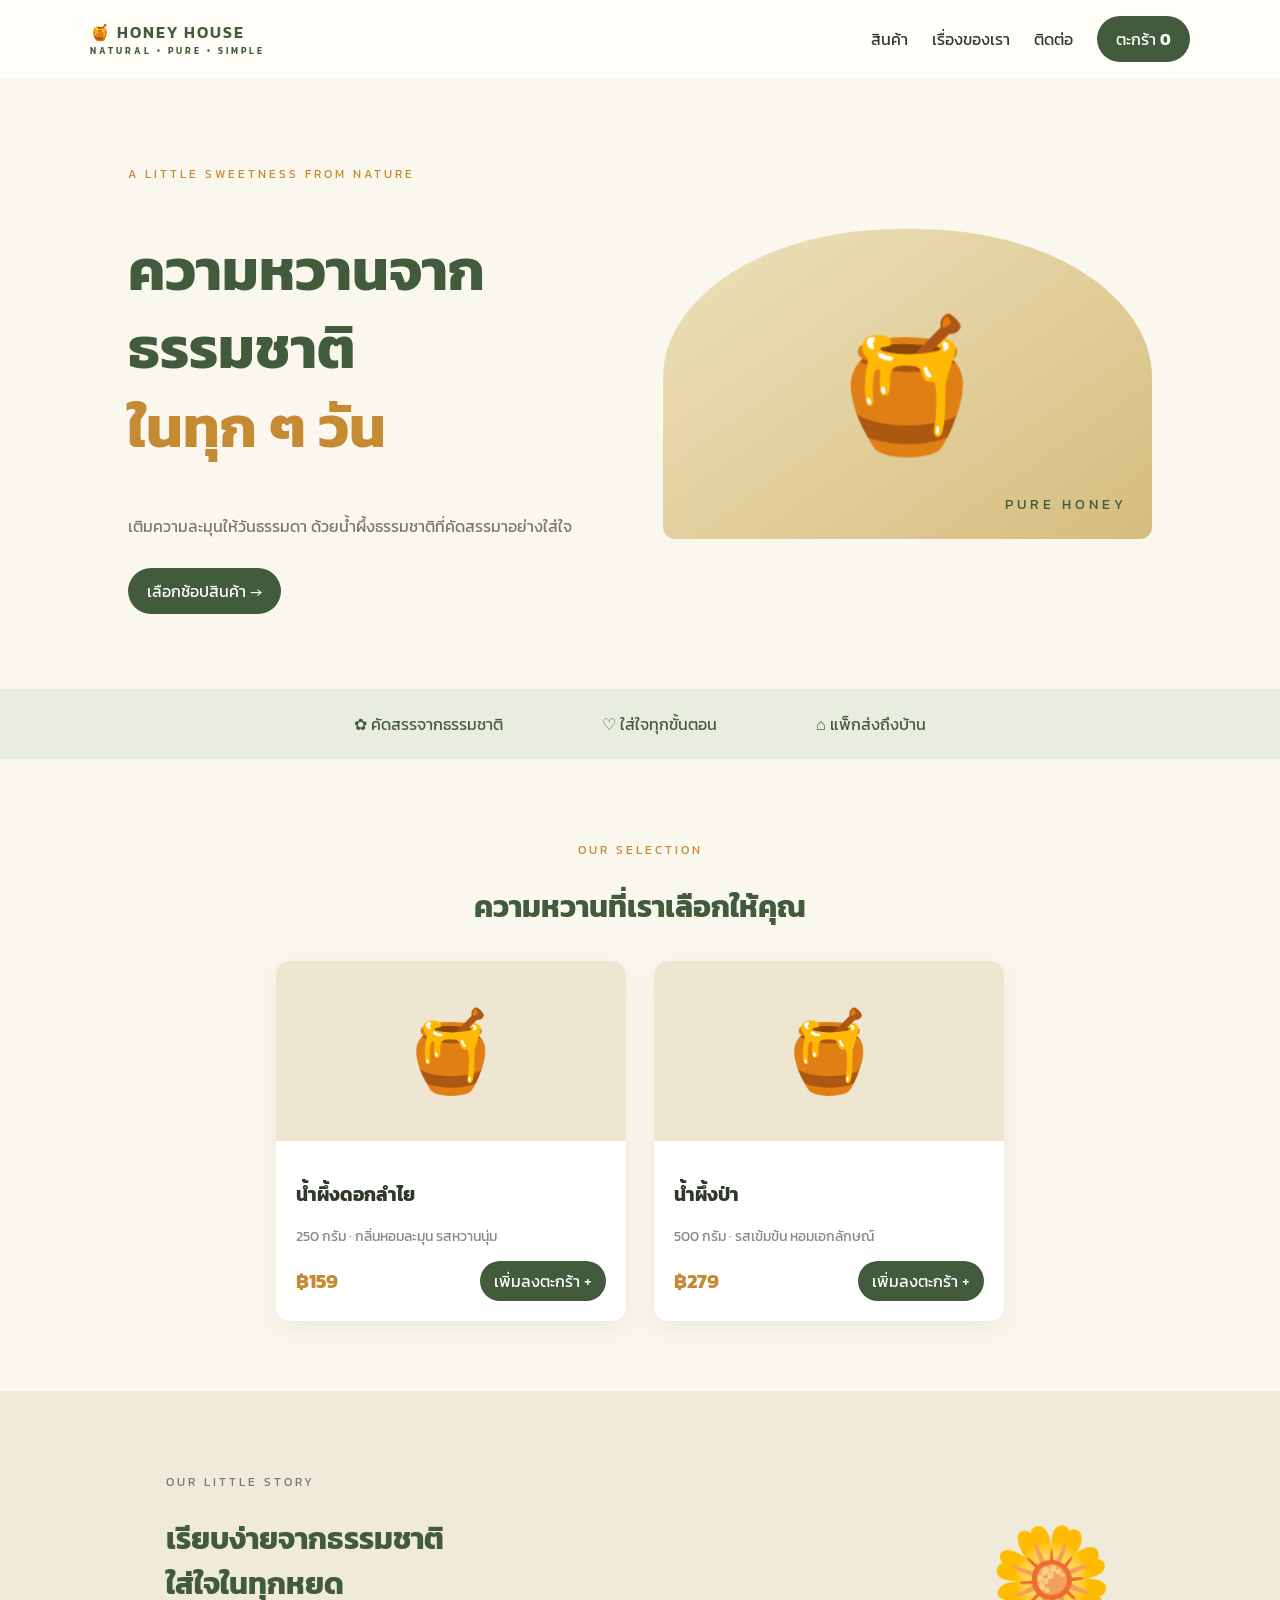
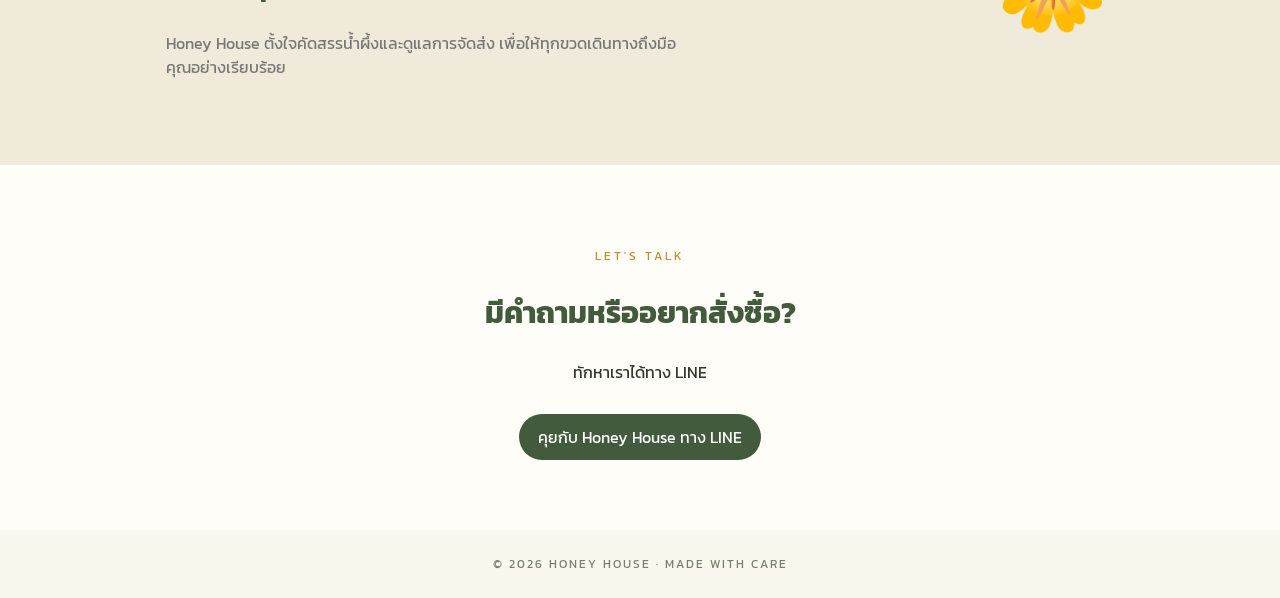
<file: index.html>
<!doctype html><html lang="th"><head><meta charset="utf-8"><meta name="viewport" content="width=device-width,initial-scale=1"><meta name="description" content="Honey House น้ำผึ้งธรรมชาติ"><title>Honey House | Natural Honey</title><link rel="stylesheet" href="styles.css"></head><body>
<header><a class="brand" href="#">🍯 HONEY HOUSE <small>NATURAL • PURE • SIMPLE</small></a><nav><a href="#products">สินค้า</a><a href="#story">เรื่องของเรา</a><a href="#contact">ติดต่อ</a><button id="cart-open">ตะกร้า <b id="cart-count">0</b></button></nav></header>
<main><section class="hero"><div><p class="eyebrow">A LITTLE SWEETNESS FROM NATURE</p><h1>ความหวานจากธรรมชาติ<br><em>ในทุก ๆ วัน</em></h1><p>เติมความละมุนให้วันธรรมดา ด้วยน้ำผึ้งธรรมชาติที่คัดสรรมาอย่างใส่ใจ</p><a class="button" href="#products">เลือกช้อปสินค้า →</a></div><div class="hero-art">🍯<span>PURE HONEY</span></div></section>
<div class="benefits"><span>✿ คัดสรรจากธรรมชาติ</span><span>♡ ใส่ใจทุกขั้นตอน</span><span>⌂ แพ็กส่งถึงบ้าน</span></div>
<section id="products"><p class="eyebrow">OUR SELECTION</p><h2>ความหวานที่เราเลือกให้คุณ</h2><div id="product-grid" class="products"></div></section>
<section id="story" class="story"><div><p class="eyebrow">OUR LITTLE STORY</p><h2>เรียบง่ายจากธรรมชาติ<br>ใส่ใจในทุกหยด</h2><p>Honey House ตั้งใจคัดสรรน้ำผึ้งและดูแลการจัดส่ง เพื่อให้ทุกขวดเดินทางถึงมือคุณอย่างเรียบร้อย</p></div><div class="flower">🌼</div></section>
<section id="contact"><p class="eyebrow">LET'S TALK</p><h2>มีคำถามหรืออยากสั่งซื้อ?</h2><p>ทักหาเราได้ทาง LINE</p><a class="button" href="https://line.me/" target="_blank" rel="noreferrer">คุยกับ Honey House ทาง LINE</a></section></main><footer>© <span id="year"></span> HONEY HOUSE · MADE WITH CARE</footer>
<div id="backdrop"></div><aside id="drawer"><div class="drawer-head"><h2>ตะกร้าสินค้า</h2><button id="cart-close">✕</button></div><div id="cart-items"></div><p>ยอดรวม <b id="cart-total">฿0</b></p><form id="checkout-form"><h3>ข้อมูลจัดส่ง</h3><label>ชื่อผู้รับ<input name="name" required></label><label>เบอร์โทรศัพท์<input name="phone" required></label><label>ที่อยู่จัดส่ง<textarea name="address" required></textarea></label><label>รหัสไปรษณีย์<input name="postcode" pattern="[0-9]{5}" required></label><label>หมายเหตุ<textarea name="note"></textarea></label><button class="button" type="submit">ยืนยันคำสั่งซื้อ</button></form></aside><script src="app.js"></script></body></html>
</file>
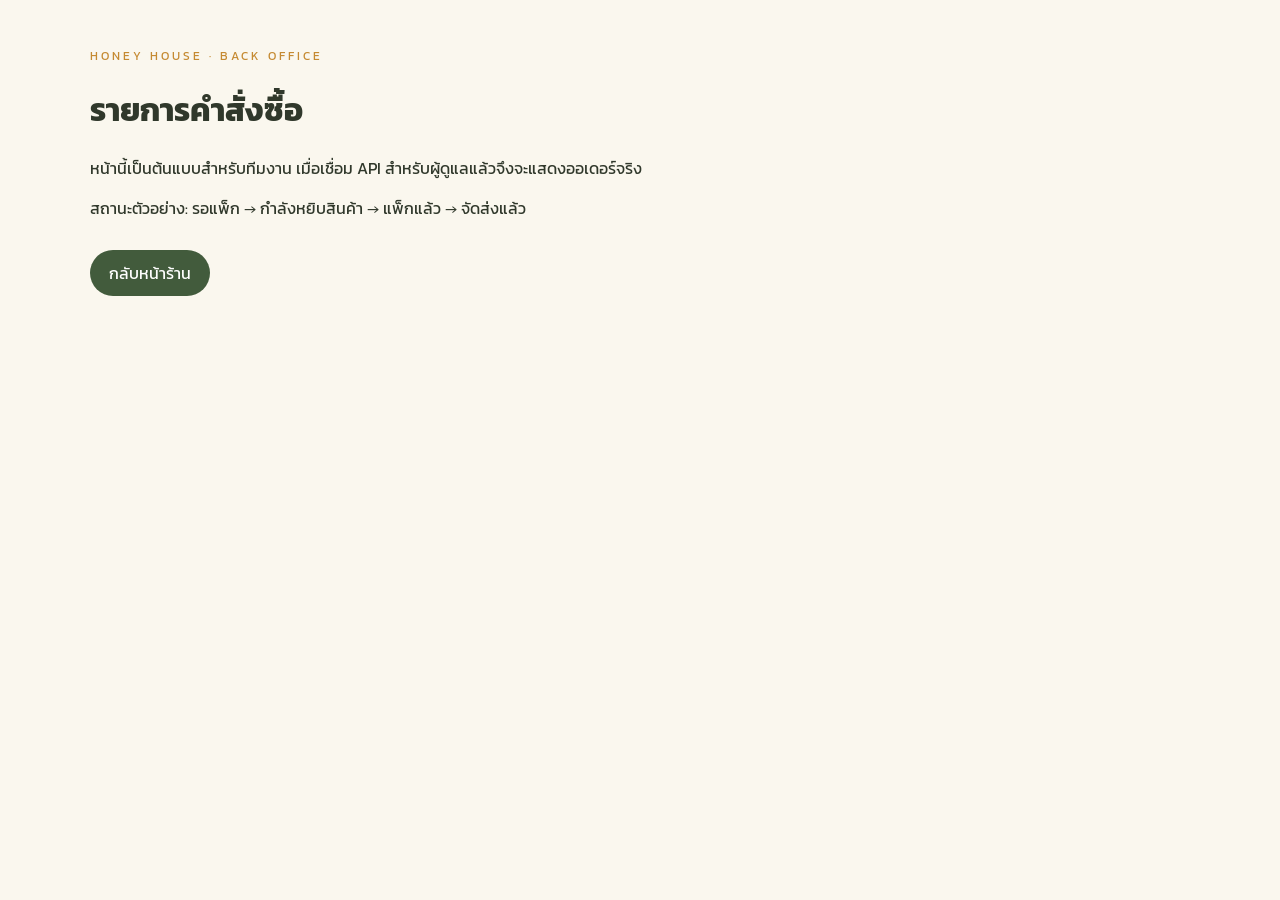
<file: admin.html>
<!doctype html><html lang="th"><head><meta charset="utf-8"><meta name="viewport" content="width=device-width,initial-scale=1"><title>Honey House · Packing Desk</title><link rel="stylesheet" href="styles.css"></head><body><main style="padding:35px 7%"><p class="eyebrow">HONEY HOUSE · BACK OFFICE</p><h1>รายการคำสั่งซื้อ</h1><p>หน้านี้เป็นต้นแบบสำหรับทีมงาน เมื่อเชื่อม API สำหรับผู้ดูแลแล้วจึงจะแสดงออเดอร์จริง</p><p>สถานะตัวอย่าง: รอแพ็ก → กำลังหยิบสินค้า → แพ็กแล้ว → จัดส่งแล้ว</p><a class="button" href="index.html">กลับหน้าร้าน</a></main></body></html>
</file>
<file: styles.css>
@import url('https://fonts.googleapis.com/css2?family=Kanit:wght@300;400;500;600&display=swap');:root{--cream:#faf7ee;--green:#425b3c;--gold:#c58a32;--ink:#30382b}*{box-sizing:border-box}body{margin:0;background:var(--cream);color:var(--ink);font-family:Kanit,sans-serif}header{min-height:78px;padding:12px 7%;display:flex;align-items:center;justify-content:space-between;background:#fffdf8}.brand{font-weight:600;letter-spacing:2px;color:var(--green);text-decoration:none}.brand small{display:block;font-size:9px;letter-spacing:3px}nav{display:flex;gap:24px;align-items:center}a{color:inherit;text-decoration:none}button{font:inherit;cursor:pointer;border:0}nav button,.button,.add-button{background:var(--green);color:white;border-radius:28px;padding:11px 19px}.hero{padding:75px 10%;display:grid;grid-template-columns:1fr 1fr;gap:45px;align-items:center;min-height:450px}.eyebrow{color:var(--gold);letter-spacing:3px;font-size:12px}.hero h1{font-size:clamp(34px,5vw,58px);line-height:1.35;color:var(--green)}h1 em{color:var(--gold);font-style:normal}.hero p:not(.eyebrow){max-width:460px;color:#777}.button{display:inline-block;margin-top:14px}.hero-art{height:310px;border-radius:48% 48% 12px 12px;background:linear-gradient(145deg,#eee2bc,#d6bd7e);display:grid;place-items:center;font-size:130px;position:relative}.hero-art span{position:absolute;bottom:24px;right:25px;font-size:14px;letter-spacing:4px;color:var(--green)}.benefits{display:flex;justify-content:center;gap:8%;padding:23px;background:#e9eddf;color:var(--green)}section#products,section#contact{text-align:center;padding:70px 8%}h2{font-size:30px;color:var(--green)}.products{display:grid;grid-template-columns:repeat(2,minmax(220px,350px));justify-content:center;gap:28px;margin-top:32px}.product-card{background:white;border-radius:14px;overflow:hidden;text-align:left;box-shadow:0 8px 25px #40351a12}.product-image{height:180px;background:#eee6d1;display:grid;place-items:center;font-size:80px}.product-info{padding:20px}.product-info p{color:#888;font-size:14px}.product-bottom{display:flex;justify-content:space-between;align-items:center}.price{color:var(--gold);font-size:20px}.add-button{padding:8px 14px}.story{padding:70px 13%;display:flex;justify-content:space-between;align-items:center;background:#f0eadb}.story p{max-width:520px;color:#777}.flower{font-size:100px}#contact{background:#fffdf8}footer{text-align:center;padding:25px;color:#78806d;font-size:12px;letter-spacing:2px}#backdrop{display:none;position:fixed;inset:0;background:#0006;z-index:3}#drawer{position:fixed;right:-480px;top:0;height:100vh;width:min(440px,100%);background:white;z-index:4;padding:24px;overflow:auto;transition:.25s}body.drawer-open #drawer{right:0}body.drawer-open #backdrop{display:block}.drawer-head{display:flex;justify-content:space-between;align-items:center}.cart-row{display:flex;justify-content:space-between;gap:10px;padding:12px 0;border-bottom:1px solid #eee}.qty-controls{display:flex;gap:9px;align-items:center}.qty-controls button{background:#eee;padding:3px 9px}#checkout-form label{display:block;margin:12px 0;font-size:13px}input,textarea{display:block;width:100%;padding:10px;border:1px solid #ddd;border-radius:7px;font:inherit}#checkout-form .button{width:100%}@media(max-width:700px){header{padding:12px 4%}nav{gap:10px;font-size:12px}nav>a{display:none}.hero{grid-template-columns:1fr;padding:45px 7%}.hero-art{height:220px}.benefits{gap:12px;font-size:11px;flex-wrap:wrap}.products{grid-template-columns:1fr}.story{padding:40px 8%;gap:15px}.flower{font-size:65px}}
</file>
